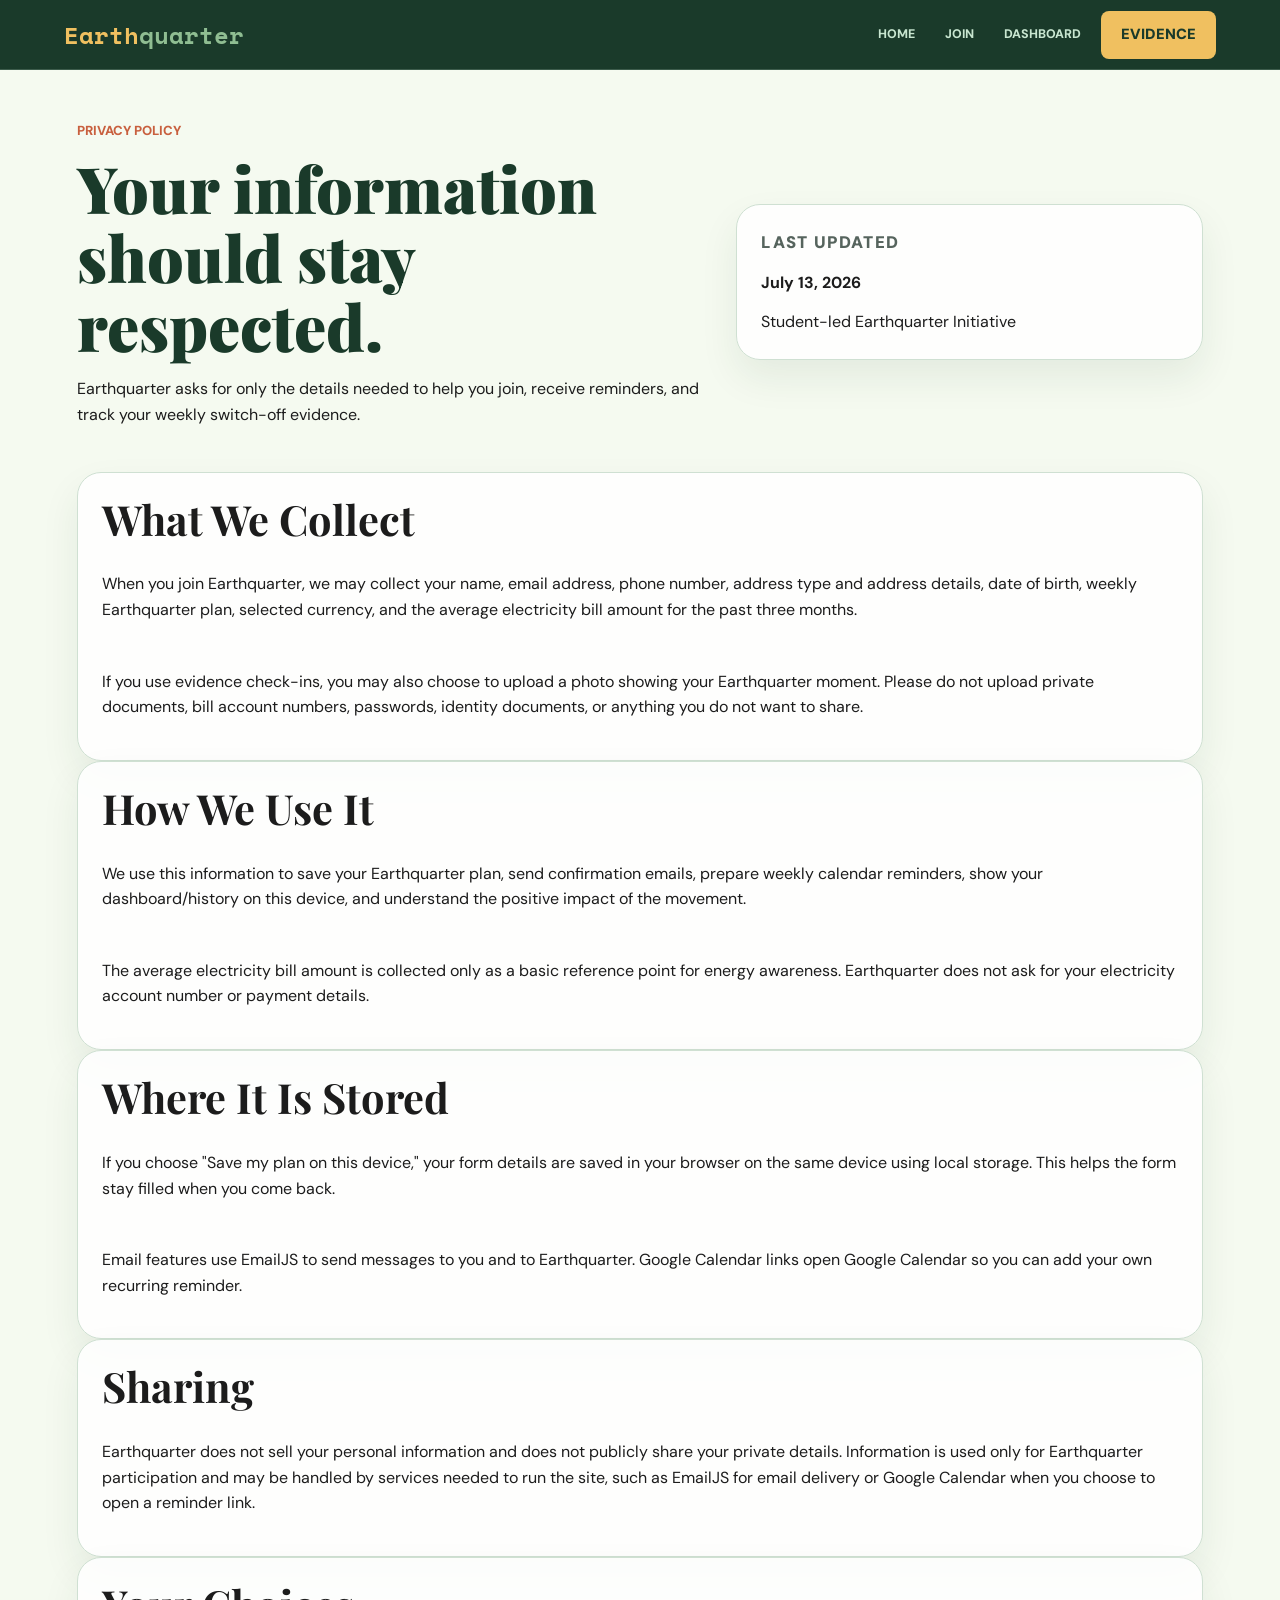
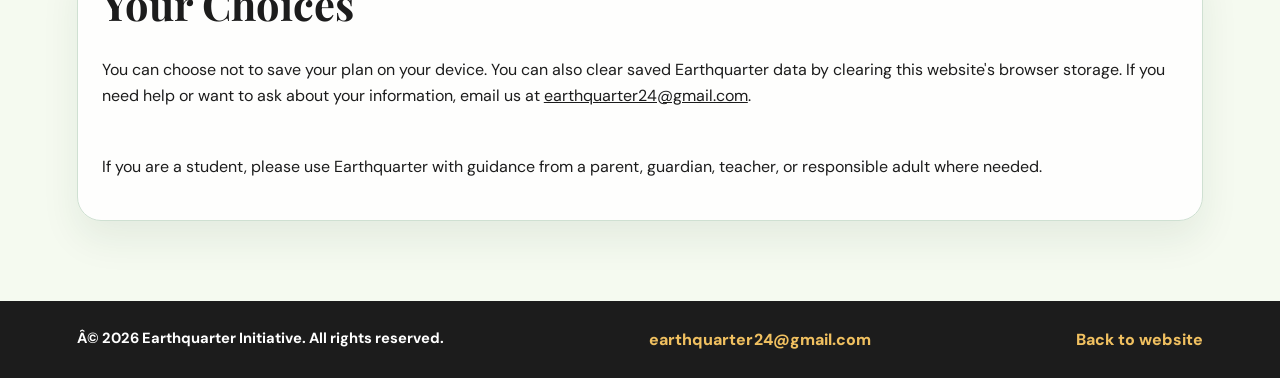
<file: privacy.html>
<!DOCTYPE html>
<html lang="en">
<head>
  <!-- Google tag (gtag.js) -->
  <script async src="https://www.googletagmanager.com/gtag/js?id=G-QNK27NETE5"></script>
  <script>
    window.dataLayer = window.dataLayer || [];
    function gtag(){dataLayer.push(arguments);}
    gtag('js', new Date());
    gtag('config', 'G-QNK27NETE5');
  </script>
  <meta charset="UTF-8">
  <meta name="viewport" content="width=device-width, initial-scale=1.0">
  <title>Privacy Policy | Earthquarter</title>
  <meta name="description" content="Read how Earthquarter collects, stores, and uses participant information.">
  <link rel="preconnect" href="https://fonts.googleapis.com">
  <link rel="preconnect" href="https://fonts.gstatic.com" crossorigin>
  <link href="https://fonts.googleapis.com/css2?family=DM+Sans:wght@300;400;500;700;800;900&family=Playfair+Display:ital,wght@0,700;0,900;1,700&family=Space+Mono:wght@700&display=swap" rel="stylesheet">
  <link rel="stylesheet" href="styles.css">

  <!-- Inline CSS fallback so hosted pages still render if styles.css is not loaded. -->
  <style id="earthquarter-inline-css">
:root {
  --ink: #1c1c1c;
  --muted: #56645d;
  --paper: #f5faf0;
  --white: #ffffff;
  --leaf: #4a8c5c;
  --leaf-dark: #1a3a2a;
  --moss: #2d5a3d;
  --aqua: #2a7a7a;
  --sun: #f0c060;
  --amber: #d4821a;
  --coral: #c85f3e;
  --mist: #c8e6d0;
  --line: #cfe0d2;
  --shadow: 0 18px 42px rgba(26, 58, 42, 0.15);
}

* {
  box-sizing: border-box;
}

html {
  scroll-behavior: smooth;
}

body {
  margin: 0;
  color: var(--ink);
  background: var(--paper);
  font-family: "DM Sans", Arial, Helvetica, sans-serif;
  line-height: 1.6;
}

img {
  display: block;
  max-width: 100%;
}

a {
  color: inherit;
}

button,
input {
  font: inherit;
}

.site-header {
  position: fixed;
  top: 0;
  left: 0;
  right: 0;
  z-index: 20;
  display: flex;
  align-items: center;
  justify-content: space-between;
  gap: 24px;
  min-height: 70px;
  padding: 0 5%;
  color: var(--white);
  background: #1a3a2a;
  border-bottom: 1px solid rgba(200, 230, 208, 0.2);
}

.brand {
  display: inline-flex;
  align-items: center;
  gap: 0;
  color: var(--sun);
  font-family: "Space Mono", monospace;
  font-size: 1.5rem;
  font-weight: 800;
  letter-spacing: 0;
  line-height: 1;
  text-decoration: none;
}

.brand-earth {
  color: var(--sun);
}

.brand-quarter {
  color: #8fbd92;
}

.site-nav {
  display: flex;
  align-items: center;
  gap: 10px;
  font-size: 0.78rem;
  font-weight: 800;
  letter-spacing: 0;
  text-transform: uppercase;
}

.site-nav a {
  min-height: 38px;
  display: inline-flex;
  align-items: center;
  padding: 8px 10px;
  color: var(--mist);
  border-radius: 8px;
  text-decoration: none;
  white-space: nowrap;
}

.site-nav a:hover {
  color: var(--sun);
  background: rgba(200, 230, 208, 0.09);
  text-decoration: none;
}

.site-nav .nav-highlight,
.site-nav a:last-child {
  min-height: 48px;
  padding: 12px 20px;
  color: var(--leaf-dark);
  background: var(--sun);
  font-size: 0.92rem;
  font-weight: 900;
}

.site-nav .nav-highlight:hover,
.site-nav a:last-child:hover {
  color: var(--leaf-dark);
  background: #ffd579;
}

.hero {
  position: relative;
  min-height: 100vh;
  display: grid;
  align-items: center;
  justify-items: center;
  overflow: hidden;
  padding: 150px 6% 58px;
  color: var(--white);
  text-align: center;
  background: #1a3a2a;
}

.hero-bg-circles {
  position: absolute;
  inset: 0;
  overflow: hidden;
  pointer-events: none;
}

.hero-bg-circles::before,
.hero-bg-circles::after {
  content: "";
  position: absolute;
  top: 55%;
  left: 50%;
  border: 1px solid rgba(143, 189, 146, 0.13);
  border-radius: 50%;
  transform: translate(-50%, -50%);
  animation: heroRing 6s ease-in-out infinite;
}

.hero-bg-circles::before {
  width: min(900px, 118vw);
  height: min(900px, 118vw);
}

.hero-bg-circles::after {
  width: min(1120px, 145vw);
  height: min(1120px, 145vw);
  opacity: 0.65;
  animation-delay: 1.5s;
}

.hero-content {
  position: relative;
  z-index: 1;
  width: min(760px, 100%);
  margin: 0 auto;
}

.eyebrow {
  margin: 0 0 12px;
  color: var(--coral);
  font-size: 0.82rem;
  font-weight: 800;
  letter-spacing: 0;
  text-transform: uppercase;
}

.hero .eyebrow {
  color: var(--sun);
  margin-bottom: 38px;
  font-family: "Space Mono", monospace;
  font-size: 1rem;
}

h1,
h2,
h3,
p {
  overflow-wrap: anywhere;
}

h1,
h2,
h3 {
  margin: 0;
  line-height: 1.08;
}

h1 {
  max-width: 760px;
  margin: 0 auto;
  font-family: "Playfair Display", Georgia, serif;
  font-size: 5.1rem;
  font-weight: 900;
  color: #f2f4ee;
}

h2 {
  font-family: "Playfair Display", Georgia, serif;
  font-size: 2.6rem;
  font-weight: 700;
}

h3 {
  font-size: 1.18rem;
}

h1 em,
h2 em {
  color: var(--sun);
  font-style: italic;
}

.hero-sub {
  margin: 10px 0 48px;
  color: #8fbd92;
  font-family: "Playfair Display", Georgia, serif;
  font-size: 1.75rem;
  font-style: italic;
  font-weight: 700;
}

.hero-copy {
  max-width: 710px;
  margin: 0 auto;
  font-size: 1.55rem;
  color: #d5ded6;
  font-weight: 300;
  line-height: 1.8;
}

.countdown-action {
  display: grid;
  grid-template-columns: minmax(0, 0.8fr) minmax(320px, 0.75fr);
  gap: 32px;
  align-items: center;
  padding: 72px 6%;
  color: var(--white);
  background: var(--moss);
}

.timer-intro {
  max-width: 520px;
}

.timer-intro .eyebrow {
  color: var(--sun);
}

.timer-intro h2 {
  color: var(--paper);
}

.timer-panel {
  width: min(560px, 100%);
  padding: 22px;
  border: 1px solid rgba(200, 230, 208, 0.32);
  border-radius: 8px;
  background: rgba(26, 58, 42, 0.54);
  box-shadow: var(--shadow);
  backdrop-filter: blur(10px);
}

.timer-display {
  min-height: 92px;
  color: var(--white);
  font-size: 4rem;
  font-weight: 900;
  line-height: 1;
  font-variant-numeric: tabular-nums;
}

.timer-actions {
  display: flex;
  flex-wrap: wrap;
  gap: 12px;
  margin-top: 16px;
}

.primary-button,
.secondary-button,
.ghost-button,
.primary-link {
  display: inline-flex;
  min-height: 48px;
  align-items: center;
  justify-content: center;
  border-radius: 8px;
  border: 0;
  cursor: pointer;
  font-weight: 800;
  text-decoration: none;
  transition: background 180ms ease, color 180ms ease, transform 180ms ease;
}

.primary-button,
.primary-link {
  color: var(--ink);
  background: var(--sun);
  padding: 12px 20px;
}

.primary-button:hover,
.primary-link:hover {
  background: #ffd85d;
  transform: translateY(-2px);
}

.primary-button:disabled {
  opacity: 0.72;
  cursor: wait;
  transform: none;
}

.secondary-button {
  color: var(--white);
  background: var(--leaf);
  padding: 12px 18px;
}

.secondary-button:hover {
  background: var(--leaf-dark);
  transform: translateY(-2px);
}

.ghost-button {
  color: var(--white);
  background: transparent;
  border: 1px solid rgba(255, 255, 255, 0.55);
  padding: 11px 19px;
}

.ghost-button:hover {
  background: rgba(255, 255, 255, 0.16);
  transform: translateY(-2px);
}

.timer-note {
  margin: 16px 0 0;
  color: rgba(255, 255, 255, 0.84);
  font-size: 0.94rem;
}

.mini-circuit {
  display: grid;
  grid-template-columns: 1fr 1fr 1fr auto;
  gap: 8px;
  align-items: center;
  margin-top: 18px;
}

.mini-circuit span {
  position: relative;
  height: 8px;
  overflow: hidden;
  border-radius: 8px;
  background: rgba(255, 255, 255, 0.2);
}

.mini-circuit span::after {
  content: "";
  position: absolute;
  inset: 0;
  background: var(--sun);
  transform: translateX(-110%);
  animation: circuitFlow 2.2s ease-in-out infinite;
}

.mini-circuit span:nth-child(2)::after {
  animation-delay: 0.25s;
}

.mini-circuit span:nth-child(3)::after {
  animation-delay: 0.5s;
}

.mini-circuit strong {
  color: rgba(255, 255, 255, 0.88);
  font-size: 0.78rem;
  white-space: nowrap;
}

.intro-section,
.founder-section,
.impact-section,
.checklist-section,
.school-section,
.calculator-section,
.faq-section,
.join-section {
  padding: 86px 6%;
}

.intro-section {
  display: grid;
  grid-template-columns: minmax(0, 1.2fr) minmax(280px, 0.8fr);
  gap: 38px;
  align-items: center;
  background: var(--white);
}

.section-copy,
.section-heading,
.school-copy {
  max-width: 690px;
}

.section-copy p,
.school-copy p,
.section-heading p {
  color: var(--muted);
  font-size: 1.05rem;
}

.pledge-strip {
  display: grid;
  gap: 14px;
  padding: 24px;
  color: var(--leaf-dark);
  background: #f7fbf4;
  border: 1px solid var(--line);
  border-radius: 18px;
  box-shadow: 0 14px 30px rgba(26, 58, 42, 0.08);
}

.pledge-strip h2 {
  color: var(--leaf-dark);
  font-size: clamp(2rem, 3.8vw, 3.4rem);
  line-height: 0.98;
}

.pledge-strip span {
  color: var(--leaf-dark);
  font-size: 1rem;
  font-weight: 900;
  line-height: 1;
  font-variant-numeric: tabular-nums;
}

.pledge-strip p {
  margin: 0;
  color: #304236;
  font-size: 1.02rem;
  line-height: 1.75;
}

.pledge-strip .save-option {
  margin-top: 6px;
  background: #eef6f0;
}

.image-band {
  position: relative;
  min-height: 540px;
  display: grid;
  align-items: end;
  overflow: hidden;
  color: var(--white);
}

.image-band img {
  position: absolute;
  inset: 0;
  width: 100%;
  height: 100%;
  object-fit: cover;
}

.image-band::after {
  content: "";
  position: absolute;
  inset: 0;
  background: linear-gradient(0deg, rgba(15, 35, 27, 0.83), rgba(15, 35, 27, 0.15));
}

.image-band-copy {
  position: relative;
  z-index: 1;
  max-width: 720px;
  padding: 0 6% 72px;
}

.image-band-copy p {
  color: rgba(255, 255, 255, 0.88);
  font-size: 1.08rem;
}

.founder-section {
  display: grid;
  grid-template-columns: minmax(280px, 0.92fr) minmax(0, 1.08fr);
  gap: 40px;
  align-items: center;
  background:
    radial-gradient(circle at top right, rgba(240, 192, 96, 0.18), transparent 30%),
    linear-gradient(135deg, #f7fbf5, #eef6f0);
}

.founder-photo-panel {
  position: relative;
  padding: 14px;
  background: linear-gradient(135deg, rgba(45, 90, 61, 0.12), rgba(240, 192, 96, 0.28));
  border-radius: 18px;
  box-shadow: 0 20px 44px rgba(26, 58, 42, 0.14);
}

.founder-photo-panel::after {
  content: "";
  position: absolute;
  inset: auto 18px -18px 18px;
  height: 28px;
  background: rgba(26, 58, 42, 0.08);
  filter: blur(18px);
  border-radius: 999px;
}

.founder-photo-panel img {
  position: relative;
  z-index: 1;
  width: 100%;
  height: 100%;
  max-height: 620px;
  object-fit: cover;
  border-radius: 12px;
}

.founder-story {
  max-width: 700px;
}

.founder-question {
  margin: 12px 0 18px;
  color: var(--leaf-dark);
  font-family: "Playfair Display", Georgia, serif;
  font-size: 1.35rem;
  font-style: italic;
  font-weight: 700;
}

.founder-story p {
  color: var(--muted);
  font-size: 1.05rem;
}

.founder-note {
  display: grid;
  gap: 8px;
  margin-top: 26px;
  padding: 20px 22px;
  background: rgba(255, 255, 255, 0.84);
  border-left: 5px solid var(--amber);
  border-radius: 8px;
  box-shadow: 0 12px 28px rgba(26, 58, 42, 0.08);
}

.founder-note strong {
  color: var(--leaf-dark);
  font-family: "Space Mono", monospace;
  font-size: 0.95rem;
  text-transform: uppercase;
}

.founder-note p {
  margin: 0;
  color: var(--leaf-dark);
  font-weight: 700;
}

.impact-section {
  background: var(--paper);
}

.section-heading {
  margin-bottom: 34px;
}

.impact-grid {
  display: grid;
  grid-template-columns: repeat(3, minmax(0, 1fr));
  gap: 22px;
}

.impact-card {
  overflow: hidden;
  background: var(--white);
  border: 1px solid var(--line);
  border-radius: 8px;
  box-shadow: 0 10px 24px rgba(23, 33, 29, 0.07);
}

.impact-card img {
  width: 100%;
  height: 220px;
  object-fit: cover;
}

.impact-card div {
  padding: 22px;
}

.impact-card p,
.steps p {
  color: var(--muted);
}

.checklist-section {
  display: grid;
  grid-template-columns: minmax(0, 0.95fr) minmax(280px, 1.05fr);
  gap: 36px;
  align-items: start;
  background: var(--white);
}

.checklist {
  display: grid;
  gap: 12px;
}

.checklist label {
  display: flex;
  min-height: 56px;
  align-items: center;
  gap: 12px;
  padding: 14px 16px;
  background: var(--paper);
  border: 1px solid var(--line);
  border-radius: 8px;
  font-weight: 700;
}

.checklist input {
  width: 20px;
  height: 20px;
  accent-color: var(--leaf);
  flex: 0 0 auto;
}

.checklist label.done {
  color: var(--leaf-dark);
  background: #e9f7ed;
  border-color: #b8dfc6;
}

.school-section {
  display: grid;
  grid-template-columns: minmax(0, 0.9fr) minmax(0, 1.1fr);
  gap: 38px;
  align-items: start;
  background: #eef6f7;
}

.steps {
  display: grid;
  gap: 14px;
}

.steps article {
  min-height: 150px;
  padding: 22px;
  background: var(--white);
  border-left: 6px solid var(--aqua);
  border-radius: 8px;
}

.steps span {
  display: inline-block;
  margin-bottom: 12px;
  color: var(--coral);
  font-weight: 900;
}

.calculator-section {
  background: var(--white);
}

.calculator-section .section-heading p {
  max-width: 720px;
}

.lights-layout {
  display: grid;
  grid-template-columns: minmax(0, 1.18fr) minmax(290px, 0.82fr);
  gap: 24px;
  align-items: stretch;
}

.light-calculator {
  display: grid;
  align-content: start;
  gap: 16px;
}

.calculator {
  display: grid;
  grid-template-columns: repeat(3, minmax(150px, 1fr)) auto;
  gap: 16px;
  align-items: end;
}

.calculator label {
  display: grid;
  gap: 8px;
  color: var(--muted);
  font-weight: 800;
}

.calculator input,
.calculator select {
  width: 100%;
  min-height: 50px;
  padding: 10px 12px;
  color: var(--ink);
  background: var(--paper);
  border: 1px solid var(--line);
  border-radius: 8px;
}

.result {
  max-width: 820px;
  margin: 0;
  color: var(--leaf-dark);
  font-size: 1.14rem;
  font-weight: 800;
}

.formula-note,
.source-note {
  margin: 0;
  color: var(--muted);
  font-size: 0.95rem;
}

.source-note {
  padding: 14px 16px;
  background: var(--paper);
  border: 1px solid var(--line);
  border-radius: 8px;
}

.source-note a {
  color: var(--leaf-dark);
  font-weight: 800;
}

.fact-grid {
  display: grid;
  grid-template-columns: repeat(3, minmax(0, 1fr));
  gap: 18px;
  margin-top: 24px;
}

.fact-card {
  min-height: 205px;
  padding: 24px;
  background: var(--paper);
  border: 1px solid var(--line);
  border-radius: 8px;
  transform: translateY(18px);
  opacity: 0;
  transition: transform 700ms ease, opacity 700ms ease, border-color 300ms ease;
}

.fact-card.is-visible {
  transform: translateY(0);
  opacity: 1;
}

.fact-card:hover {
  border-color: var(--aqua);
}

.fact-card span {
  display: block;
  margin-bottom: 14px;
  color: var(--leaf);
  font-size: 2rem;
  font-weight: 900;
  font-variant-numeric: tabular-nums;
}

.fact-card p {
  color: var(--muted);
}

.waste-year-panel {
  display: grid;
  grid-template-columns: minmax(0, 1.2fr) minmax(240px, 0.8fr);
  gap: 24px;
  align-items: center;
  margin-top: 24px;
  padding: 28px;
  color: var(--white);
  background:
    linear-gradient(135deg, rgba(45, 90, 61, 0.95), rgba(26, 58, 42, 1)),
    var(--leaf-dark);
  border: 1px solid rgba(200, 230, 208, 0.2);
  border-radius: 8px;
  overflow: hidden;
  position: relative;
}

.waste-year-panel::before,
.waste-year-panel::after {
  content: "";
  position: absolute;
  border: 1px solid rgba(200, 230, 208, 0.12);
  border-radius: 50%;
  pointer-events: none;
}

.waste-year-panel::before {
  width: 280px;
  height: 280px;
  right: -90px;
  top: -120px;
  animation: pulseRing 6s ease-in-out infinite;
}

.waste-year-panel::after {
  width: 180px;
  height: 180px;
  left: -70px;
  bottom: -90px;
  animation: pulseRing 7s ease-in-out infinite 1s;
}

.waste-year-panel > * {
  position: relative;
  z-index: 1;
}

.waste-year-panel h3 {
  font-family: "Playfair Display", Georgia, serif;
  font-size: 2rem;
}

.waste-year-panel p:not(.eyebrow) {
  color: var(--mist);
}

.waste-meter {
  min-height: 210px;
  display: grid;
  align-items: end;
  justify-items: center;
  gap: 14px;
  padding: 18px;
  background: rgba(26, 58, 42, 0.52);
  border: 1px solid rgba(200, 230, 208, 0.2);
  border-radius: 8px;
}

.waste-meter span {
  display: block;
  width: 84px;
  height: 150px;
  transform-origin: bottom;
  transform: scaleY(0.18);
  background: linear-gradient(0deg, var(--amber), var(--sun));
  border-radius: 8px 8px 0 0;
  box-shadow: 0 0 28px rgba(240, 192, 96, 0.3);
  transition: transform 600ms ease;
}

.waste-meter strong {
  color: var(--sun);
  font-family: "Space Mono", monospace;
}

.quick-facts {
  display: grid;
  grid-template-columns: repeat(3, minmax(0, 1fr));
  gap: 14px;
  margin-top: 18px;
}

.quick-facts p {
  margin: 0;
  min-height: 120px;
  padding: 18px;
  background: #eef6f7;
  border-left: 5px solid var(--aqua);
  border-radius: 8px;
}

.faq-section {
  background: var(--paper);
}

.faq-list {
  display: grid;
  gap: 12px;
  max-width: 920px;
}

.faq-item {
  background: var(--white);
  border: 1px solid var(--line);
  border-radius: 8px;
  overflow: hidden;
  transform: translateY(12px);
  opacity: 0;
  transition: transform 650ms ease, opacity 650ms ease;
}

.faq-item.is-visible {
  transform: translateY(0);
  opacity: 1;
}

.faq-question {
  display: flex;
  width: 100%;
  min-height: 64px;
  align-items: center;
  justify-content: space-between;
  gap: 16px;
  padding: 18px 20px;
  color: var(--ink);
  background: transparent;
  border: 0;
  cursor: pointer;
  font-weight: 900;
  text-align: left;
}

.faq-question span {
  display: inline-grid;
  width: 30px;
  height: 30px;
  flex: 0 0 auto;
  place-items: center;
  color: var(--white);
  background: var(--leaf);
  border-radius: 8px;
  transition: transform 250ms ease, background 250ms ease;
}

.faq-answer {
  display: grid;
  grid-template-rows: 0fr;
  transition: grid-template-rows 280ms ease;
}

.faq-answer p {
  min-height: 0;
  overflow: hidden;
  margin: 0;
  padding: 0 20px;
  color: var(--muted);
}

.faq-item.open .faq-answer {
  grid-template-rows: 1fr;
}

.faq-item.open .faq-answer p {
  padding-bottom: 20px;
}

.faq-item.open .faq-question span {
  background: var(--coral);
  transform: rotate(45deg);
}

.join-section {
  display: grid;
  grid-template-columns: minmax(280px, 0.95fr) minmax(0, 1.05fr);
  gap: 38px;
  align-items: center;
  background: var(--leaf-dark);
  color: var(--white);
}

.join-section img {
  width: 100%;
  height: 440px;
  object-fit: cover;
  border-radius: 8px;
}

.join-copy p {
  color: rgba(255, 255, 255, 0.86);
  font-size: 1.08rem;
}

.join-page {
  background: var(--paper);
}

.join-hero {
  position: relative;
  min-height: 64vh;
  display: grid;
  place-items: center;
  overflow: hidden;
  padding: 130px 6% 70px;
  color: var(--white);
  text-align: center;
  background: var(--leaf-dark);
}

.join-hero-copy {
  position: relative;
  z-index: 1;
  max-width: 760px;
}

.join-hero h1 {
  color: #f2f4ee;
}

.join-hero p:not(.eyebrow) {
  max-width: 660px;
  margin: 22px auto 0;
  color: var(--mist);
  font-size: 1.2rem;
}

.join-form-section {
  display: grid;
  grid-template-columns: minmax(260px, 0.78fr) minmax(320px, 1.22fr);
  gap: 32px;
  align-items: start;
  padding: 76px 6%;
  background: var(--paper);
}

.join-form-copy {
  position: sticky;
  top: 96px;
}

.join-form-copy p:not(.eyebrow) {
  color: var(--muted);
}

.join-form {
  display: grid;
  gap: 18px;
  padding: 28px;
  background: var(--white);
  border: 1px solid var(--line);
  border-radius: 8px;
  box-shadow: 0 16px 38px rgba(26, 58, 42, 0.09);
}

.form-grid {
  display: grid;
  grid-template-columns: repeat(2, minmax(0, 1fr));
  gap: 16px;
}

.form-field {
  display: grid;
  gap: 8px;
}

.form-field label {
  color: var(--leaf-dark);
  font-weight: 900;
}

.form-field input,
.form-field select,
.form-field textarea {
  width: 100%;
  min-height: 50px;
  padding: 12px 13px;
  color: var(--ink);
  background: #fbfdf8;
  border: 1px solid var(--line);
  border-radius: 8px;
  outline: none;
}

.form-field textarea {
  resize: vertical;
  line-height: 1.55;
}

.form-field input:focus,
.form-field select:focus,
.form-field textarea:focus {
  border-color: var(--leaf);
  box-shadow: 0 0 0 3px rgba(74, 140, 92, 0.18);
}

.form-field input.invalid,
.form-field textarea.invalid {
  border-color: var(--coral);
  box-shadow: 0 0 0 3px rgba(200, 95, 62, 0.12);
}

.phone-row {
  display: grid;
  grid-template-columns: auto 1fr;
  align-items: center;
  background: #fbfdf8;
  border: 1px solid var(--line);
  border-radius: 8px;
}

.phone-row span {
  padding: 0 13px;
  color: var(--leaf-dark);
  font-family: "Space Mono", monospace;
  font-size: 0.9rem;
}

.phone-row input {
  border: 0;
  background: transparent;
}

.phone-row.invalid {
  border-color: var(--coral);
  box-shadow: 0 0 0 3px rgba(200, 95, 62, 0.12);
}

.field-error {
  min-height: 20px;
  margin: 0;
  color: var(--coral);
  font-size: 0.88rem;
  font-weight: 800;
}

.form-note {
  margin: 0;
  color: var(--muted);
  font-size: 0.92rem;
}

.save-option {
  display: flex;
  align-items: center;
  gap: 12px;
  min-height: 48px;
  padding: 12px 14px;
  background: var(--paper);
  border: 1px solid var(--line);
  border-radius: 8px;
  color: var(--leaf-dark);
  font-weight: 900;
}

.save-option input {
  width: 18px;
  height: 18px;
  accent-color: var(--leaf);
  flex: 0 0 auto;
}

.join-success {
  grid-column: 2;
  display: grid;
  gap: 12px;
  padding: 20px 24px 24px;
  color: var(--white);
  background: var(--leaf-dark);
  border-radius: 8px;
}

.join-success[hidden] {
  display: none;
}

.join-success h2 {
  color: var(--paper);
  font-size: 2rem;
}

.join-success p {
  margin: 0;
  color: var(--mist);
}

.integration-actions {
  display: flex;
  flex-wrap: wrap;
  gap: 12px;
}

.secondary-link {
  display: inline-flex;
  min-height: 48px;
  align-items: center;
  justify-content: center;
  padding: 12px 18px;
  color: var(--white);
  background: transparent;
  border: 1px solid rgba(200, 230, 208, 0.42);
  border-radius: 8px;
  font-weight: 900;
  text-decoration: none;
  transition: background 180ms ease, transform 180ms ease;
}

.secondary-link:hover {
  background: rgba(200, 230, 208, 0.12);
  transform: translateY(-2px);
}

.site-footer {
  display: flex;
  flex-wrap: wrap;
  justify-content: space-between;
  gap: 18px;
  padding: 26px 6%;
  color: var(--white);
  background: var(--ink);
}

.site-footer p {
  margin: 0;
  font-size: 0.92rem;
  font-weight: 700;
}

.site-footer a {
  color: var(--sun);
  font-weight: 800;
  text-decoration: none;
}

@keyframes pulseRing {
  0%,
  100% {
    transform: scale(1);
    opacity: 0.65;
  }

  50% {
    transform: scale(1.06);
    opacity: 1;
  }
}

@keyframes heroRing {
  0%,
  100% {
    transform: translate(-50%, -50%) scale(1);
    opacity: 0.58;
  }

  50% {
    transform: translate(-50%, -50%) scale(1.04);
    opacity: 1;
  }
}

@keyframes circuitFlow {
  0% {
    transform: translateX(-110%);
  }

  50% {
    transform: translateX(0);
  }

  100% {
    transform: translateX(110%);
  }
}

@media (max-width: 900px) {
  .site-header {
    position: fixed;
    display: flex;
    align-items: center;
    justify-content: space-between;
    gap: 12px;
    padding: 0 5%;
  }

  .site-nav {
    flex: 1;
    justify-content: flex-end;
    gap: 6px;
    overflow-x: auto;
    scrollbar-width: thin;
  }


  .site-nav a {
    padding: 7px 8px;
    font-size: 0.72rem;
  }

  .site-nav .nav-highlight,
  .site-nav a:last-child {
    min-height: 42px;
    padding: 9px 14px;
    font-size: 0.8rem;
  }

  .hero {
    min-height: 100vh;
    padding-top: 128px;
  }

  h1 {
    font-size: 4rem;
  }

  h2 {
    font-size: 2.1rem;
  }

  .intro-section,
  .founder-section,
  .countdown-action,
  .join-form-section,
  .checklist-section,
  .school-section,
  .join-section {
    grid-template-columns: 1fr;
  }

  .join-form-copy {
    position: static;
  }

  .join-success {
    grid-column: auto;
  }

  .impact-grid,
  .calculator,
  .lights-layout,
  .fact-grid,
  .waste-year-panel,
  .quick-facts {
    grid-template-columns: 1fr;
  }
}

@media (max-width: 560px) {
  .site-header {
    min-height: 70px;
    padding: 0 5%;
  }

  .brand {
    font-size: 1.2rem;
  }

  .site-header {
    align-items: flex-start;
    flex-direction: column;
    justify-content: center;
    gap: 8px;
    min-height: 104px;
    padding-top: 10px;
    padding-bottom: 10px;
  }

  .site-nav {
    width: 100%;
    justify-content: flex-start;
  }




  .site-nav a {
    min-height: 34px;
  }

  .site-nav .nav-highlight,
  .site-nav a:last-child {
    min-height: 42px;
    padding-left: 14px;
    padding-right: 14px;
  }

  .hero,
  .countdown-action,
  .join-hero,
  .join-form-section,
  .intro-section,
  .founder-section,
  .impact-section,
  .checklist-section,
  .school-section,
  .calculator-section,
  .join-section {
    padding-left: 5%;
    padding-right: 5%;
  }


  .hero {
    min-height: 100vh;
    padding-top: 146px;
    padding-bottom: 50px;
  }

  h1 {
    font-size: 3rem;
  }

  h2 {
    font-size: 1.85rem;
  }

  .hero-copy {
    font-size: 1.22rem;
  }

  .hero-sub {
    margin-bottom: 34px;
    font-size: 1.25rem;
  }

  .timer-panel {
    padding: 18px;
  }

  .timer-display {
    min-height: 76px;
    font-size: 3.1rem;
  }

  .timer-actions,
  .primary-button,
  .secondary-button,
  .ghost-button,
  .primary-link {
    width: 100%;
  }

  .intro-section,
  .countdown-action,
  .join-form-section,
  .founder-section,
  .impact-section,
  .checklist-section,
  .school-section,
  .calculator-section,
  .faq-section,
  .join-section {
    padding-top: 58px;
    padding-bottom: 58px;
  }

  .mini-circuit {
    grid-template-columns: 1fr;
  }

  .form-grid {
    grid-template-columns: 1fr;
  }

  .join-form {
    padding: 20px;
  }





  .mini-circuit strong {
    white-space: normal;
  }

  .image-band {
    min-height: 470px;
  }


  .image-band-copy {
    padding-left: 5%;
    padding-right: 5%;
    padding-bottom: 48px;
  }

  .impact-card img,
  .join-section img {
    height: 250px;
  }

  .founder-photo-panel img {
    max-height: 460px;
  }


  .site-footer {
    flex-direction: column;
  }
}

.email-status {
  min-height: 24px;
  margin: 2px 0 0;
  font-size: 0.92rem;
  font-weight: 800;
}

.email-status.is-pending {
  color: var(--amber);
}

.email-status.is-success {
  color: var(--leaf);
}

.email-status.is-error {
  color: var(--coral);
}

.dashboard-page,
.evidence-page,
.history-page {
  background:
    radial-gradient(circle at top left, rgba(240, 192, 96, 0.12), transparent 28%),
    radial-gradient(circle at bottom right, rgba(74, 140, 92, 0.12), transparent 24%),
    var(--paper);
}

.privacy-gate-open {
  overflow: hidden;
}

.privacy-gate {
  position: fixed;
  inset: 0;
  z-index: 9999;
  display: grid;
  place-items: center;
  padding: 22px;
  background: rgba(12, 31, 22, 0.74);
  backdrop-filter: blur(8px);
}

.privacy-gate[hidden] {
  display: none;
}

.privacy-gate-card {
  width: min(560px, 94vw);
  max-height: min(680px, 90vh);
  display: grid;
  gap: 16px;
  padding: 24px;
  background: var(--paper);
  border: 1px solid rgba(240, 192, 96, 0.45);
  border-radius: 24px;
  box-shadow: 0 30px 90px rgba(0, 0, 0, 0.34);
}

.privacy-gate-top {
  display: flex;
  justify-content: space-between;
  gap: 14px;
  align-items: start;
}

.privacy-gate h2 {
  margin-top: -4px;
  color: var(--leaf-dark);
  font-size: clamp(1.72rem, 3.2vw, 2.45rem);
  line-height: 0.98;
}

.privacy-gate-close {
  width: 42px;
  height: 42px;
  border: 1px solid rgba(45, 90, 61, 0.18);
  border-radius: 999px;
  background: #ffffff;
  color: var(--leaf-dark);
  font-size: 1.4rem;
  font-weight: 900;
  cursor: pointer;
}

.privacy-gate-copy {
  max-height: 260px;
  overflow-y: auto;
  padding: 18px;
  background: #ffffff;
  border: 1px solid var(--line);
  border-radius: 18px;
  color: var(--muted);
  line-height: 1.7;
}

.privacy-gate-copy h3 {
  margin-top: 16px;
  color: var(--leaf-dark);
  font-size: 1.15rem;
}

.privacy-gate-copy h3:first-child {
  margin-top: 0;
}

.privacy-gate-copy ul {
  margin: 10px 0 0;
  padding-left: 20px;
}

.privacy-gate-copy li {
  margin-bottom: 8px;
}

.privacy-gate-actions {
  display: grid;
  gap: 10px;
}

.privacy-gate-check {
  display: flex;
  gap: 12px;
  align-items: flex-start;
  color: var(--leaf-dark);
  font-weight: 800;
  line-height: 1.5;
}

.privacy-gate-check input {
  width: 20px;
  height: 20px;
  margin-top: 3px;
  accent-color: var(--moss);
}

.privacy-gate-message {
  min-height: 1.1em;
  margin: 0;
  color: var(--coral);
  font-size: 0.92rem;
  font-weight: 800;
  line-height: 1.35;
}

.privacy-gate-agree:disabled,
.privacy-gate-check input:disabled {
  cursor: not-allowed;
  opacity: 0.55;
}

.dashboard-shell,
.page-shell {
  padding: 120px 6% 80px;
}

.dashboard-hero,
.panel-hero {
  display: grid;
  grid-template-columns: minmax(0, 1.15fr) minmax(280px, 0.85fr);
  gap: 28px;
  align-items: center;
  margin-bottom: 28px;
}

.dashboard-copy h1,
.panel-copy h1,
.panel-hero h1 {
  color: var(--leaf-dark);
  font-size: clamp(2.8rem, 5vw, 4.8rem);
}

.history-page .panel-copy h1,
.evidence-page .panel-copy h1 {
  color: var(--leaf-dark);
}

.history-page .panel-copy p,
.evidence-page .panel-copy p {
  color: var(--muted);
}

.dashboard-copy p,
.panel-copy p,
.panel-status p {
  color: var(--muted);
  font-size: 1.05rem;
}

.dashboard-art {
  position: relative;
  padding: 14px;
  border-radius: 24px;
  background: linear-gradient(135deg, rgba(45, 90, 61, 0.16), rgba(240, 192, 96, 0.22));
  box-shadow: 0 22px 44px rgba(26, 58, 42, 0.12);
}

.dashboard-art img {
  width: 100%;
  min-height: 300px;
  border-radius: 18px;
  object-fit: cover;
}

.dashboard-actions {
  display: flex;
  flex-wrap: wrap;
  gap: 12px;
  margin-top: 24px;
}

.dashboard-actions .primary-link,
.dashboard-actions .secondary-link {
  border-radius: 14px;
  box-shadow: 0 12px 28px rgba(26, 58, 42, 0.12);
}

.dashboard-actions .secondary-link {
  color: var(--leaf-dark);
  background: rgba(255, 255, 255, 0.9);
  border: 1px solid rgba(45, 90, 61, 0.18);
}

.dashboard-actions .secondary-link:hover {
  background: #ffffff;
}

.dashboard-grid {
  display: grid;
  grid-template-columns: repeat(2, minmax(0, 1fr));
  gap: 22px;
}

.dash-card,
.form-card,
.panel-status {
  display: grid;
  gap: 14px;
  padding: 24px;
  background: rgba(255, 255, 255, 0.88);
  border: 1px solid var(--line);
  border-radius: 24px;
  box-shadow: 0 18px 38px rgba(26, 58, 42, 0.08);
}


.dash-card h2,
.panel-status h2 {
  font-size: 2rem;
}

.card-label {
  margin: 0;
  color: var(--coral);
  font-size: 0.78rem;
  font-weight: 900;
  letter-spacing: 0.08em;
  text-transform: uppercase;
}

.mini-stats {
  display: grid;
  grid-template-columns: repeat(2, minmax(0, 1fr));
  gap: 12px;
}

.mini-stats div {
  padding: 16px;
  background: var(--paper);
  border: 1px solid var(--line);
  border-radius: 18px;
}

.mini-stats strong {
  display: block;
  color: var(--leaf-dark);
  font-family: "Playfair Display", Georgia, serif;
  font-size: 2rem;
}

.mini-stats span {
  color: var(--muted);
  font-size: 0.9rem;
  font-weight: 800;
}

.status-chip {
  display: inline-flex;
  width: fit-content;
  min-height: 36px;
  align-items: center;
  justify-content: center;
  padding: 0 14px;
  border-radius: 999px;
  background: #fff5da;
  color: var(--amber);
  font-weight: 900;
}

.status-chip.is-success {
  background: #e8f6ea;
  color: var(--leaf-dark);
}

.status-chip.is-pending {
  background: #fff5da;
  color: var(--amber);
}

.evidence-preview,
.evidence-preview-area {
  min-height: 220px;
  display: grid;
  place-items: center;
  background: var(--paper);
  border: 1px dashed var(--line);
  border-radius: 18px;
  overflow: hidden;
  color: var(--muted);
  text-align: center;
}

.evidence-preview img,
.evidence-preview-area img {
  width: 100%;
  height: 100%;
  object-fit: cover;
}

.history-preview {
  display: grid;
  gap: 12px;
}


.dash-certificate {
  grid-column: 1 / -1;
}

.certificate-panel {
  display: grid;
  gap: 8px;
  padding: 22px;
  background: linear-gradient(135deg, #f7fbf4, #fff5da);
  border: 1px solid var(--line);
  border-radius: 20px;
}

.certificate-panel h3 {
  color: var(--leaf-dark);
  font-size: clamp(1.7rem, 3vw, 2.5rem);
}

.certificate-panel small {
  color: var(--muted);
  font-weight: 800;
}

.certificate-panel.is-bronze {
  border-color: #c8844a;
  background: linear-gradient(135deg, #fff1df, #f7fbf4);
}

.certificate-panel.is-silver {
  border-color: #aeb7bd;
  background: linear-gradient(135deg, #f2f6f7, #ffffff);
}

.certificate-panel.is-gold {
  border-color: var(--sun);
  background: linear-gradient(135deg, #fff6cc, #ffffff);
}

.certificate-print {
  width: fit-content;
}

.dash-upload {
  grid-column: 1 / -1;
}

.dashboard-evidence-form {
  display: grid;
  gap: 18px;
  scroll-margin-top: 110px;
}

.check-note {
  display: flex;
  gap: 10px;
  align-items: flex-start;
  padding: 14px 16px;
  background: #f7fbf4;
  border: 1px solid var(--line);
  border-radius: 16px;
  color: var(--leaf-dark);
  font-weight: 700;
  line-height: 1.55;
}

.check-note input {
  margin-top: 4px;
  accent-color: var(--leaf);
}

.dashboard-shell .dashboard-copy h1 {
  color: var(--leaf-dark);
  text-shadow: none;
}

.dashboard-shell .dashboard-copy h1 span {
  color: var(--coral);
  text-shadow: none;
}

.dashboard-shell .dashboard-copy #dashboardLead {
  color: var(--leaf-dark);
  opacity: 0.92;
}

.history-mini-card {
  display: grid;
  gap: 4px;
  padding: 14px 16px;
  background: var(--paper);
  border: 1px solid var(--line);
  border-radius: 18px;
}

.history-mini-card strong {
  color: var(--leaf-dark);
}

.history-mini-card span,
.history-mini-card small {
  color: var(--muted);
}

.evidence-form {
  display: grid;
  gap: 18px;
}

.history-list {
  display: grid;
  gap: 18px;
}

.history-card {
  display: grid;
  grid-template-columns: minmax(0, 1fr) minmax(220px, 320px);
  gap: 20px;
  padding: 24px;
  background: white;
  border: 1px solid var(--line);
  border-radius: 24px;
  box-shadow: 0 18px 38px rgba(26, 58, 42, 0.08);
}

.history-card-image {
  min-height: 190px;
  display: grid;
  place-items: center;
  overflow: hidden;
  background: var(--paper);
  border-radius: 18px;
  color: var(--muted);
}

.history-card-image img {
  width: 100%;
  height: 100%;
  object-fit: cover;
}

.empty-state {
  display: grid;
  gap: 10px;
  place-items: center;
  padding: 28px;
  text-align: center;
  color: var(--muted);
}

.empty-state h2 {
  color: var(--leaf-dark);
}

@media (max-width: 900px) {
  .dashboard-grid,
  .dashboard-hero,
  .panel-hero,
  .history-card {
    grid-template-columns: 1fr;
  }

  .dashboard-shell,
  .page-shell {
    padding-top: 108px;
  }

  .dashboard-art img {
    min-height: 240px;
  }
}

@media (max-width: 560px) {
  .dashboard-shell,
  .page-shell {
    padding-left: 5%;
    padding-right: 5%;
  }

  .dash-card,
  .form-card,
  .panel-status,
  .history-card {
    padding: 18px;
  }

  .dashboard-art img {
    min-height: 220px;
  }

  .history-card {
    gap: 14px;
  }
}


  </style>
    <link rel="icon" type="image/png" href="assets/earthquarter-favicon.png">
    <link rel="apple-touch-icon" href="assets/earthquarter-favicon.png">
    <link rel="icon" type="image/png" href="/favicon.png">
    <link rel="manifest" href="/site.webmanifest">
</head>
<body>
  <header class="site-header">
  <!-- Google tag (gtag.js) -->
  <script async src="https://www.googletagmanager.com/gtag/js?id=G-QNK27NETE5"></script>
  <script>
    window.dataLayer = window.dataLayer || [];
    function gtag(){dataLayer.push(arguments);}
    gtag('js', new Date());
    gtag('config', 'G-QNK27NETE5');
  </script>
    <a class="brand" href="index.html" aria-label="Earthquarter home">
      <span class="brand-earth">Earth</span><span class="brand-quarter">quarter</span>
    </a>
    <nav class="site-nav" aria-label="Privacy navigation">
      <a href="index.html">Home</a>
      <a href="join.html">Join</a>
      <a href="dashboard.html">Dashboard</a>
      <a class="nav-highlight" href="evidence.html">Evidence</a>
    </nav>
  </header>

  <main class="page-shell">
    <section class="panel-hero">
      <div>
        <p class="eyebrow">Privacy Policy</p>
        <h1>Your information should stay respected.</h1>
        <p>Earthquarter asks for only the details needed to help you join, receive reminders, and track your weekly switch-off evidence.</p>
      </div>
      <div class="panel-status">
        <p class="card-label">Last updated</p>
        <strong>July 13, 2026</strong>
        <span>Student-led Earthquarter Initiative</span>
      </div>
    </section>

    <section class="form-card">
      <h2>What We Collect</h2>
      <p>When you join Earthquarter, we may collect your name, email address, phone number, address type and address details, date of birth, weekly Earthquarter plan, selected currency, and the average electricity bill amount for the past three months.</p>
      <p>If you use evidence check-ins, you may also choose to upload a photo showing your Earthquarter moment. Please do not upload private documents, bill account numbers, passwords, identity documents, or anything you do not want to share.</p>
    </section>

    <section class="form-card">
      <h2>How We Use It</h2>
      <p>We use this information to save your Earthquarter plan, send confirmation emails, prepare weekly calendar reminders, show your dashboard/history on this device, and understand the positive impact of the movement.</p>
      <p>The average electricity bill amount is collected only as a basic reference point for energy awareness. Earthquarter does not ask for your electricity account number or payment details.</p>
    </section>

    <section class="form-card">
      <h2>Where It Is Stored</h2>
      <p>If you choose "Save my plan on this device," your form details are saved in your browser on the same device using local storage. This helps the form stay filled when you come back.</p>
      <p>Email features use EmailJS to send messages to you and to Earthquarter. Google Calendar links open Google Calendar so you can add your own recurring reminder.</p>
    </section>

    <section class="form-card">
      <h2>Sharing</h2>
      <p>Earthquarter does not sell your personal information and does not publicly share your private details. Information is used only for Earthquarter participation and may be handled by services needed to run the site, such as EmailJS for email delivery or Google Calendar when you choose to open a reminder link.</p>
    </section>

    <section class="form-card">
      <h2>Your Choices</h2>
      <p>You can choose not to save your plan on your device. You can also clear saved Earthquarter data by clearing this website's browser storage. If you need help or want to ask about your information, email us at <a href="mailto:earthquarter24@gmail.com">earthquarter24@gmail.com</a>.</p>
      <p>If you are a student, please use Earthquarter with guidance from a parent, guardian, teacher, or responsible adult where needed.</p>
    </section>
  </main>

  <footer class="site-footer">
    <p>Â© 2026 Earthquarter Initiative. All rights reserved.</p>
    <a href="mailto:earthquarter24@gmail.com">earthquarter24@gmail.com</a>
    <a href="index.html">Back to website</a>
  </footer>
  <script src="saved-user-nav.js"></script>
</body>
</html>
</file>
<file: styles.css>
:root {
  --ink: #1c1c1c;
  --muted: #56645d;
  --paper: #f5faf0;
  --white: #ffffff;
  --leaf: #4a8c5c;
  --leaf-dark: #1a3a2a;
  --moss: #2d5a3d;
  --aqua: #2a7a7a;
  --sun: #f0c060;
  --amber: #d4821a;
  --coral: #c85f3e;
  --mist: #c8e6d0;
  --line: #cfe0d2;
  --shadow: 0 18px 42px rgba(26, 58, 42, 0.15);
}

* {
  box-sizing: border-box;
}

html {
  scroll-behavior: smooth;
}

body {
  margin: 0;
  color: var(--ink);
  background: var(--paper);
  font-family: "DM Sans", Arial, Helvetica, sans-serif;
  line-height: 1.6;
}

img {
  display: block;
  max-width: 100%;
}

a {
  color: inherit;
}

button,
input {
  font: inherit;
}

.site-header {
  position: fixed;
  top: 0;
  left: 0;
  right: 0;
  z-index: 20;
  display: flex;
  align-items: center;
  justify-content: space-between;
  gap: 24px;
  min-height: 70px;
  padding: 0 5%;
  color: var(--white);
  background: #1a3a2a;
  border-bottom: 1px solid rgba(200, 230, 208, 0.2);
}

.brand {
  display: inline-flex;
  align-items: center;
  gap: 0;
  color: var(--sun);
  font-family: "Space Mono", monospace;
  font-size: 1.5rem;
  font-weight: 800;
  letter-spacing: 0;
  line-height: 1;
  text-decoration: none;
}

.brand-earth {
  color: var(--sun);
}

.brand-quarter {
  color: #8fbd92;
}

.site-nav {
  display: flex;
  align-items: center;
  gap: 10px;
  font-size: 0.78rem;
  font-weight: 800;
  letter-spacing: 0;
  text-transform: uppercase;
}

.site-nav a {
  min-height: 38px;
  display: inline-flex;
  align-items: center;
  padding: 8px 10px;
  color: var(--mist);
  border-radius: 8px;
  text-decoration: none;
  white-space: nowrap;
}

.site-nav a:hover {
  color: var(--sun);
  background: rgba(200, 230, 208, 0.09);
  text-decoration: none;
}

.site-nav .nav-highlight,
.site-nav a:last-child {
  min-height: 48px;
  padding: 12px 20px;
  color: var(--leaf-dark);
  background: var(--sun);
  font-size: 0.92rem;
  font-weight: 900;
}

.site-nav .nav-highlight:hover,
.site-nav a:last-child:hover {
  color: var(--leaf-dark);
  background: #ffd579;
}

.hero {
  position: relative;
  min-height: 100vh;
  display: grid;
  align-items: center;
  justify-items: center;
  overflow: hidden;
  padding: 150px 6% 58px;
  color: var(--white);
  text-align: center;
  background: #1a3a2a;
}

.hero-bg-circles {
  position: absolute;
  inset: 0;
  overflow: hidden;
  pointer-events: none;
}

.hero-bg-circles::before,
.hero-bg-circles::after {
  content: "";
  position: absolute;
  top: 55%;
  left: 50%;
  border: 1px solid rgba(143, 189, 146, 0.13);
  border-radius: 50%;
  transform: translate(-50%, -50%);
  animation: heroRing 6s ease-in-out infinite;
}

.hero-bg-circles::before {
  width: min(900px, 118vw);
  height: min(900px, 118vw);
}

.hero-bg-circles::after {
  width: min(1120px, 145vw);
  height: min(1120px, 145vw);
  opacity: 0.65;
  animation-delay: 1.5s;
}

.hero-content {
  position: relative;
  z-index: 1;
  width: min(760px, 100%);
  margin: 0 auto;
}

.eyebrow {
  margin: 0 0 12px;
  color: var(--coral);
  font-size: 0.82rem;
  font-weight: 800;
  letter-spacing: 0;
  text-transform: uppercase;
}

.hero .eyebrow {
  color: var(--sun);
  margin-bottom: 38px;
  font-family: "Space Mono", monospace;
  font-size: 1rem;
}

h1,
h2,
h3,
p {
  overflow-wrap: anywhere;
}

h1,
h2,
h3 {
  margin: 0;
  line-height: 1.08;
}

h1 {
  max-width: 760px;
  margin: 0 auto;
  font-family: "Playfair Display", Georgia, serif;
  font-size: 5.1rem;
  font-weight: 900;
  color: #f2f4ee;
}

h2 {
  font-family: "Playfair Display", Georgia, serif;
  font-size: 2.6rem;
  font-weight: 700;
}

h3 {
  font-size: 1.18rem;
}

h1 em,
h2 em {
  color: var(--sun);
  font-style: italic;
}

.hero-sub {
  margin: 10px 0 48px;
  color: #8fbd92;
  font-family: "Playfair Display", Georgia, serif;
  font-size: 1.75rem;
  font-style: italic;
  font-weight: 700;
}

.hero-copy {
  max-width: 710px;
  margin: 0 auto;
  font-size: 1.55rem;
  color: #d5ded6;
  font-weight: 300;
  line-height: 1.8;
}

.countdown-action {
  display: grid;
  grid-template-columns: minmax(0, 0.8fr) minmax(320px, 0.75fr);
  gap: 32px;
  align-items: center;
  padding: 72px 6%;
  color: var(--white);
  background: var(--moss);
}

.timer-intro {
  max-width: 520px;
}

.timer-intro .eyebrow {
  color: var(--sun);
}

.timer-intro h2 {
  color: var(--paper);
}

.timer-panel {
  width: min(560px, 100%);
  padding: 22px;
  border: 1px solid rgba(200, 230, 208, 0.32);
  border-radius: 8px;
  background: rgba(26, 58, 42, 0.54);
  box-shadow: var(--shadow);
  backdrop-filter: blur(10px);
}

.timer-display {
  min-height: 92px;
  color: var(--white);
  font-size: 4rem;
  font-weight: 900;
  line-height: 1;
  font-variant-numeric: tabular-nums;
}

.timer-actions {
  display: flex;
  flex-wrap: wrap;
  gap: 12px;
  margin-top: 16px;
}

.primary-button,
.secondary-button,
.ghost-button,
.primary-link {
  display: inline-flex;
  min-height: 48px;
  align-items: center;
  justify-content: center;
  border-radius: 8px;
  border: 0;
  cursor: pointer;
  font-weight: 800;
  text-decoration: none;
  transition: background 180ms ease, color 180ms ease, transform 180ms ease;
}

.primary-button,
.primary-link {
  color: var(--ink);
  background: var(--sun);
  padding: 12px 20px;
}

.primary-button:hover,
.primary-link:hover {
  background: #ffd85d;
  transform: translateY(-2px);
}

.primary-button:disabled {
  opacity: 0.72;
  cursor: wait;
  transform: none;
}

.secondary-button {
  color: var(--white);
  background: var(--leaf);
  padding: 12px 18px;
}

.secondary-button:hover {
  background: var(--leaf-dark);
  transform: translateY(-2px);
}

.ghost-button {
  color: var(--white);
  background: transparent;
  border: 1px solid rgba(255, 255, 255, 0.55);
  padding: 11px 19px;
}

.ghost-button:hover {
  background: rgba(255, 255, 255, 0.16);
  transform: translateY(-2px);
}

.timer-note {
  margin: 16px 0 0;
  color: rgba(255, 255, 255, 0.84);
  font-size: 0.94rem;
}

.mini-circuit {
  display: grid;
  grid-template-columns: 1fr 1fr 1fr auto;
  gap: 8px;
  align-items: center;
  margin-top: 18px;
}

.mini-circuit span {
  position: relative;
  height: 8px;
  overflow: hidden;
  border-radius: 8px;
  background: rgba(255, 255, 255, 0.2);
}

.mini-circuit span::after {
  content: "";
  position: absolute;
  inset: 0;
  background: var(--sun);
  transform: translateX(-110%);
  animation: circuitFlow 2.2s ease-in-out infinite;
}

.mini-circuit span:nth-child(2)::after {
  animation-delay: 0.25s;
}

.mini-circuit span:nth-child(3)::after {
  animation-delay: 0.5s;
}

.mini-circuit strong {
  color: rgba(255, 255, 255, 0.88);
  font-size: 0.78rem;
  white-space: nowrap;
}

.intro-section,
.founder-section,
.impact-section,
.checklist-section,
.school-section,
.calculator-section,
.faq-section,
.join-section {
  padding: 86px 6%;
}

.intro-section {
  display: grid;
  grid-template-columns: minmax(0, 1.2fr) minmax(280px, 0.8fr);
  gap: 38px;
  align-items: center;
  background: var(--white);
}

.section-copy,
.section-heading,
.school-copy {
  max-width: 690px;
}

.section-copy p,
.school-copy p,
.section-heading p {
  color: var(--muted);
  font-size: 1.05rem;
}

.pledge-strip {
  display: grid;
  gap: 14px;
  padding: 24px;
  color: var(--leaf-dark);
  background: #f7fbf4;
  border: 1px solid var(--line);
  border-radius: 18px;
  box-shadow: 0 14px 30px rgba(26, 58, 42, 0.08);
}

.pledge-strip h2 {
  color: var(--leaf-dark);
  font-size: clamp(2rem, 3.8vw, 3.4rem);
  line-height: 0.98;
}

.pledge-strip span {
  color: var(--leaf-dark);
  font-size: 1rem;
  font-weight: 900;
  line-height: 1;
  font-variant-numeric: tabular-nums;
}

.pledge-strip p {
  margin: 0;
  color: #304236;
  font-size: 1.02rem;
  line-height: 1.75;
}

.pledge-strip .save-option {
  margin-top: 6px;
  background: #eef6f0;
}

.mobile-pledge-break {
  display: none;
}

.image-band {
  position: relative;
  min-height: 540px;
  display: grid;
  align-items: end;
  overflow: hidden;
  color: var(--white);
}

.image-band img {
  position: absolute;
  inset: 0;
  width: 100%;
  height: 100%;
  object-fit: cover;
}

.image-band::after {
  content: "";
  position: absolute;
  inset: 0;
  background: linear-gradient(0deg, rgba(15, 35, 27, 0.83), rgba(15, 35, 27, 0.15));
}

.image-band-copy {
  position: relative;
  z-index: 1;
  max-width: 720px;
  padding: 0 6% 72px;
}

.image-band-copy p {
  color: rgba(255, 255, 255, 0.88);
  font-size: 1.08rem;
}

.founder-section {
  display: grid;
  grid-template-columns: minmax(280px, 0.92fr) minmax(0, 1.08fr);
  gap: 40px;
  align-items: center;
  background:
    radial-gradient(circle at top right, rgba(240, 192, 96, 0.18), transparent 30%),
    linear-gradient(135deg, #f7fbf5, #eef6f0);
}

.founder-photo-panel {
  position: relative;
  padding: 14px;
  background: linear-gradient(135deg, rgba(45, 90, 61, 0.12), rgba(240, 192, 96, 0.28));
  border-radius: 18px;
  box-shadow: 0 20px 44px rgba(26, 58, 42, 0.14);
}

.founder-photo-panel::after {
  content: "";
  position: absolute;
  inset: auto 18px -18px 18px;
  height: 28px;
  background: rgba(26, 58, 42, 0.08);
  filter: blur(18px);
  border-radius: 999px;
}

.founder-photo-panel img {
  position: relative;
  z-index: 1;
  width: 100%;
  height: 100%;
  max-height: 620px;
  object-fit: cover;
  border-radius: 12px;
}

.founder-story {
  max-width: 700px;
}

.founder-question {
  margin: 12px 0 18px;
  color: var(--leaf-dark);
  font-family: "Playfair Display", Georgia, serif;
  font-size: 1.35rem;
  font-style: italic;
  font-weight: 700;
}

.founder-story p {
  color: var(--muted);
  font-size: 1.05rem;
}

.founder-note {
  display: grid;
  gap: 8px;
  margin-top: 26px;
  padding: 20px 22px;
  background: rgba(255, 255, 255, 0.84);
  border-left: 5px solid var(--amber);
  border-radius: 8px;
  box-shadow: 0 12px 28px rgba(26, 58, 42, 0.08);
}

.founder-note strong {
  color: var(--leaf-dark);
  font-family: "Space Mono", monospace;
  font-size: 0.95rem;
  text-transform: uppercase;
}

.founder-note p {
  margin: 0;
  color: var(--leaf-dark);
  font-weight: 700;
}

.impact-section {
  background: var(--paper);
}

.section-heading {
  margin-bottom: 34px;
}

.impact-grid {
  display: grid;
  grid-template-columns: repeat(3, minmax(0, 1fr));
  gap: 22px;
}

.impact-card {
  overflow: hidden;
  background: var(--white);
  border: 1px solid var(--line);
  border-radius: 8px;
  box-shadow: 0 10px 24px rgba(23, 33, 29, 0.07);
}

.impact-card img {
  width: 100%;
  height: 220px;
  object-fit: cover;
}

.impact-card div {
  padding: 22px;
}

.impact-card p,
.steps p {
  color: var(--muted);
}

.checklist-section {
  display: grid;
  grid-template-columns: minmax(0, 0.95fr) minmax(280px, 1.05fr);
  gap: 36px;
  align-items: start;
  background: var(--white);
}

.checklist {
  display: grid;
  gap: 12px;
}

.checklist label {
  display: flex;
  min-height: 56px;
  align-items: center;
  gap: 12px;
  padding: 14px 16px;
  background: var(--paper);
  border: 1px solid var(--line);
  border-radius: 8px;
  font-weight: 700;
}

.checklist input {
  width: 20px;
  height: 20px;
  accent-color: var(--leaf);
  flex: 0 0 auto;
}

.checklist label.done {
  color: var(--leaf-dark);
  background: #e9f7ed;
  border-color: #b8dfc6;
}

.school-section {
  display: grid;
  grid-template-columns: minmax(0, 0.9fr) minmax(0, 1.1fr);
  gap: 38px;
  align-items: start;
  background: #eef6f7;
}

.steps {
  display: grid;
  gap: 14px;
}

.steps article {
  min-height: 150px;
  padding: 22px;
  background: var(--white);
  border-left: 6px solid var(--aqua);
  border-radius: 8px;
}

.steps span {
  display: inline-block;
  margin-bottom: 12px;
  color: var(--coral);
  font-weight: 900;
}

.calculator-section {
  background: var(--white);
}

.calculator-section .section-heading p {
  max-width: 720px;
}

.lights-layout {
  display: grid;
  grid-template-columns: minmax(0, 1.18fr) minmax(290px, 0.82fr);
  gap: 24px;
  align-items: stretch;
}

.light-calculator {
  display: grid;
  align-content: start;
  gap: 16px;
}

.calculator {
  display: grid;
  grid-template-columns: repeat(3, minmax(150px, 1fr)) auto;
  gap: 16px;
  align-items: end;
}

.calculator label {
  display: grid;
  gap: 8px;
  color: var(--muted);
  font-weight: 800;
}

.calculator input,
.calculator select {
  width: 100%;
  min-height: 50px;
  padding: 10px 12px;
  color: var(--ink);
  background: var(--paper);
  border: 1px solid var(--line);
  border-radius: 8px;
}

.result {
  max-width: 820px;
  margin: 0;
  color: var(--leaf-dark);
  font-size: 1.14rem;
  font-weight: 800;
}

.formula-note,
.source-note {
  margin: 0;
  color: var(--muted);
  font-size: 0.95rem;
}

.source-note {
  padding: 14px 16px;
  background: var(--paper);
  border: 1px solid var(--line);
  border-radius: 8px;
}

.source-note a {
  color: var(--leaf-dark);
  font-weight: 800;
}

.fact-grid {
  display: grid;
  grid-template-columns: repeat(3, minmax(0, 1fr));
  gap: 18px;
  margin-top: 24px;
}

.fact-card {
  min-height: 205px;
  padding: 24px;
  background: var(--paper);
  border: 1px solid var(--line);
  border-radius: 8px;
  transform: translateY(18px);
  opacity: 0;
  transition: transform 700ms ease, opacity 700ms ease, border-color 300ms ease;
}

.fact-card.is-visible {
  transform: translateY(0);
  opacity: 1;
}

.fact-card:hover {
  border-color: var(--aqua);
}

.fact-card span {
  display: block;
  margin-bottom: 14px;
  color: var(--leaf);
  font-size: 2rem;
  font-weight: 900;
  font-variant-numeric: tabular-nums;
}

.fact-card p {
  color: var(--muted);
}

.waste-year-panel {
  display: grid;
  grid-template-columns: minmax(0, 1.2fr) minmax(240px, 0.8fr);
  gap: 24px;
  align-items: center;
  margin-top: 24px;
  padding: 28px;
  color: var(--white);
  background:
    linear-gradient(135deg, rgba(45, 90, 61, 0.95), rgba(26, 58, 42, 1)),
    var(--leaf-dark);
  border: 1px solid rgba(200, 230, 208, 0.2);
  border-radius: 8px;
  overflow: hidden;
  position: relative;
}

.waste-year-panel::before,
.waste-year-panel::after {
  content: "";
  position: absolute;
  border: 1px solid rgba(200, 230, 208, 0.12);
  border-radius: 50%;
  pointer-events: none;
}

.waste-year-panel::before {
  width: 280px;
  height: 280px;
  right: -90px;
  top: -120px;
  animation: pulseRing 6s ease-in-out infinite;
}

.waste-year-panel::after {
  width: 180px;
  height: 180px;
  left: -70px;
  bottom: -90px;
  animation: pulseRing 7s ease-in-out infinite 1s;
}

.waste-year-panel > * {
  position: relative;
  z-index: 1;
}

.waste-year-panel h3 {
  font-family: "Playfair Display", Georgia, serif;
  font-size: 2rem;
}

.waste-year-panel p:not(.eyebrow) {
  color: var(--mist);
}

.waste-meter {
  min-height: 210px;
  display: grid;
  align-items: end;
  justify-items: center;
  gap: 14px;
  padding: 18px;
  background: rgba(26, 58, 42, 0.52);
  border: 1px solid rgba(200, 230, 208, 0.2);
  border-radius: 8px;
}

.waste-meter span {
  display: block;
  width: 84px;
  height: 150px;
  transform-origin: bottom;
  transform: scaleY(0.18);
  background: linear-gradient(0deg, var(--amber), var(--sun));
  border-radius: 8px 8px 0 0;
  box-shadow: 0 0 28px rgba(240, 192, 96, 0.3);
  transition: transform 600ms ease;
}

.waste-meter strong {
  color: var(--sun);
  font-family: "Space Mono", monospace;
}

.quick-facts {
  display: grid;
  grid-template-columns: repeat(3, minmax(0, 1fr));
  gap: 14px;
  margin-top: 18px;
}

.quick-facts p {
  margin: 0;
  min-height: 120px;
  padding: 18px;
  background: #eef6f7;
  border-left: 5px solid var(--aqua);
  border-radius: 8px;
}

.faq-section {
  background: var(--paper);
}

.faq-list {
  display: grid;
  gap: 12px;
  max-width: 920px;
}

.faq-item {
  background: var(--white);
  border: 1px solid var(--line);
  border-radius: 8px;
  overflow: hidden;
  transform: translateY(12px);
  opacity: 0;
  transition: transform 650ms ease, opacity 650ms ease;
}

.faq-item.is-visible {
  transform: translateY(0);
  opacity: 1;
}

.faq-question {
  display: flex;
  width: 100%;
  min-height: 64px;
  align-items: center;
  justify-content: space-between;
  gap: 16px;
  padding: 18px 20px;
  color: var(--ink);
  background: transparent;
  border: 0;
  cursor: pointer;
  font-weight: 900;
  text-align: left;
}

.faq-question span {
  display: inline-grid;
  width: 30px;
  height: 30px;
  flex: 0 0 auto;
  place-items: center;
  color: var(--white);
  background: var(--leaf);
  border-radius: 8px;
  transition: transform 250ms ease, background 250ms ease;
}

.faq-answer {
  display: grid;
  grid-template-rows: 0fr;
  transition: grid-template-rows 280ms ease;
}

.faq-answer p {
  min-height: 0;
  overflow: hidden;
  margin: 0;
  padding: 0 20px;
  color: var(--muted);
}

.faq-item.open .faq-answer {
  grid-template-rows: 1fr;
}

.faq-item.open .faq-answer p {
  padding-bottom: 20px;
}

.faq-item.open .faq-question span {
  background: var(--coral);
  transform: rotate(45deg);
}

.join-section {
  display: grid;
  grid-template-columns: minmax(280px, 0.95fr) minmax(0, 1.05fr);
  gap: 38px;
  align-items: center;
  background: var(--leaf-dark);
  color: var(--white);
}

.join-section img {
  width: 100%;
  height: 440px;
  object-fit: cover;
  border-radius: 8px;
}

.join-copy p {
  color: rgba(255, 255, 255, 0.86);
  font-size: 1.08rem;
}

.join-page {
  background: var(--paper);
}

.join-hero {
  position: relative;
  min-height: 64vh;
  display: grid;
  place-items: center;
  overflow: hidden;
  padding: 130px 6% 70px;
  color: var(--white);
  text-align: center;
  background: var(--leaf-dark);
}

.join-hero-copy {
  position: relative;
  z-index: 1;
  max-width: 760px;
}

.join-hero h1 {
  color: #f2f4ee;
}

.join-hero p:not(.eyebrow) {
  max-width: 660px;
  margin: 22px auto 0;
  color: var(--mist);
  font-size: 1.2rem;
}

.join-form-section {
  display: grid;
  grid-template-columns: minmax(260px, 0.78fr) minmax(320px, 1.22fr);
  gap: 32px;
  align-items: start;
  padding: 76px 6%;
  background: var(--paper);
}

.join-form-copy {
  position: sticky;
  top: 96px;
}

.join-form-copy p:not(.eyebrow) {
  color: var(--muted);
}

.join-form {
  display: grid;
  gap: 18px;
  padding: 28px;
  background: var(--white);
  border: 1px solid var(--line);
  border-radius: 8px;
  box-shadow: 0 16px 38px rgba(26, 58, 42, 0.09);
}

.form-grid {
  display: grid;
  grid-template-columns: repeat(2, minmax(0, 1fr));
  gap: 16px;
}

.form-field {
  display: grid;
  gap: 8px;
}

.form-field label {
  color: var(--leaf-dark);
  font-weight: 900;
}

.form-field input,
.form-field select,
.form-field textarea {
  width: 100%;
  min-height: 50px;
  padding: 12px 13px;
  color: var(--ink);
  background: #fbfdf8;
  border: 1px solid var(--line);
  border-radius: 8px;
  outline: none;
}

.form-field textarea {
  resize: vertical;
  line-height: 1.55;
}

.form-field input:focus,
.form-field select:focus,
.form-field textarea:focus {
  border-color: var(--leaf);
  box-shadow: 0 0 0 3px rgba(74, 140, 92, 0.18);
}

.form-field input.invalid,
.form-field textarea.invalid {
  border-color: var(--coral);
  box-shadow: 0 0 0 3px rgba(200, 95, 62, 0.12);
}

.phone-row {
  display: grid;
  grid-template-columns: auto 1fr;
  align-items: center;
  background: #fbfdf8;
  border: 1px solid var(--line);
  border-radius: 8px;
}

.phone-row span {
  padding: 0 13px;
  color: var(--leaf-dark);
  font-family: "Space Mono", monospace;
  font-size: 0.9rem;
}

.phone-row input {
  border: 0;
  background: transparent;
}

.phone-row.invalid {
  border-color: var(--coral);
  box-shadow: 0 0 0 3px rgba(200, 95, 62, 0.12);
}

.field-error {
  min-height: 20px;
  margin: 0;
  color: var(--coral);
  font-size: 0.88rem;
  font-weight: 800;
}

.form-note {
  margin: 0;
  color: var(--muted);
  font-size: 0.92rem;
}

.save-option {
  display: flex;
  align-items: center;
  gap: 12px;
  min-height: 48px;
  padding: 12px 14px;
  background: var(--paper);
  border: 1px solid var(--line);
  border-radius: 8px;
  color: var(--leaf-dark);
  font-weight: 900;
}

.save-option input {
  width: 18px;
  height: 18px;
  accent-color: var(--leaf);
  flex: 0 0 auto;
}

.join-success {
  grid-column: 2;
  display: grid;
  gap: 12px;
  padding: 20px 24px 24px;
  color: var(--white);
  background: var(--leaf-dark);
  border-radius: 8px;
}

.join-success[hidden] {
  display: none;
}

.join-success h2 {
  color: var(--paper);
  font-size: 2rem;
}

.join-success p {
  margin: 0;
  color: var(--mist);
}

.integration-actions {
  display: flex;
  flex-wrap: wrap;
  gap: 12px;
}

.secondary-link {
  display: inline-flex;
  min-height: 48px;
  align-items: center;
  justify-content: center;
  padding: 12px 18px;
  color: var(--white);
  background: transparent;
  border: 1px solid rgba(200, 230, 208, 0.42);
  border-radius: 8px;
  font-weight: 900;
  text-decoration: none;
  transition: background 180ms ease, transform 180ms ease;
}

.secondary-link:hover {
  background: rgba(200, 230, 208, 0.12);
  transform: translateY(-2px);
}

.site-footer {
  display: flex;
  flex-wrap: wrap;
  justify-content: space-between;
  gap: 18px;
  padding: 26px 6%;
  color: var(--white);
  background: var(--ink);
}

.site-footer p {
  margin: 0;
  font-size: 0.92rem;
  font-weight: 700;
}

.site-footer a {
  color: var(--sun);
  font-weight: 800;
  text-decoration: none;
}

@keyframes pulseRing {
  0%,
  100% {
    transform: scale(1);
    opacity: 0.65;
  }

  50% {
    transform: scale(1.06);
    opacity: 1;
  }
}

@keyframes heroRing {
  0%,
  100% {
    transform: translate(-50%, -50%) scale(1);
    opacity: 0.58;
  }

  50% {
    transform: translate(-50%, -50%) scale(1.04);
    opacity: 1;
  }
}

@keyframes circuitFlow {
  0% {
    transform: translateX(-110%);
  }

  50% {
    transform: translateX(0);
  }

  100% {
    transform: translateX(110%);
  }
}

@media (max-width: 900px) {
  .site-header {
    position: fixed;
    display: flex;
    align-items: center;
    justify-content: space-between;
    gap: 12px;
    padding: 0 5%;
  }

  .site-nav {
    flex: 1;
    justify-content: flex-end;
    gap: 6px;
    overflow-x: auto;
    scrollbar-width: thin;
  }


  .site-nav a {
    padding: 7px 8px;
    font-size: 0.72rem;
  }

  .site-nav .nav-highlight,
  .site-nav a:last-child {
    min-height: 42px;
    padding: 9px 14px;
    font-size: 0.8rem;
  }

  .hero {
    min-height: 100vh;
    padding-top: 128px;
  }

  h1 {
    font-size: 4rem;
  }

  h2 {
    font-size: 2.1rem;
  }

  .intro-section,
  .founder-section,
  .countdown-action,
  .join-form-section,
  .checklist-section,
  .school-section,
  .join-section {
    grid-template-columns: 1fr;
  }

  .join-form-copy {
    position: static;
  }

  .join-success {
    grid-column: auto;
  }

  .impact-grid,
  .calculator,
  .lights-layout,
  .fact-grid,
  .waste-year-panel,
  .quick-facts {
    grid-template-columns: 1fr;
  }
}

@media (max-width: 700px) {
  .site-header {
    min-height: 70px;
    padding: 0 5%;
  }

  .brand {
    font-size: 1.2rem;
    align-self: center;
  }

  .site-header {
    align-items: flex-start;
    flex-direction: column;
    justify-content: center;
    gap: 4px;
    min-height: 84px;
    padding-top: 6px;
    padding-bottom: 6px;
  }

  .site-nav {
    width: 100%;
    justify-content: flex-start;
    padding-left: 16px;
  }




  .site-nav a {
    min-height: 34px;
    font-size: 0.78rem;
  }

  .site-nav .nav-highlight,
  .site-nav a:last-child {
    min-height: 42px;
    padding-left: 14px;
    padding-right: 14px;
    font-size: 0.86rem;
  }

  .founder-photo-panel {
    display: none;
  }

  .pledge-strip h2 {
    font-size: 1.75rem;
    white-space: nowrap;
  }

  .mobile-pledge-break {
    display: block;
  }

  .founder-contact {
    margin: 8px 0 0;
    white-space: nowrap;
    font-size: clamp(0.68rem, 2.3vw, 0.86rem) !important;
  }

  .hero,
  .countdown-action,
  .join-hero,
  .join-form-section,
  .intro-section,
  .founder-section,
  .impact-section,
  .checklist-section,
  .school-section,
  .calculator-section,
  .join-section {
    padding-left: 5%;
    padding-right: 5%;
  }


  .hero {
    min-height: 100vh;
    padding-top: 146px;
    padding-bottom: 50px;
  }

  h1 {
    font-size: 3rem;
  }

  h2 {
    font-size: 1.85rem;
  }

  .hero-copy {
    font-size: 1.22rem;
  }

  .hero-sub {
    margin-bottom: 34px;
    font-size: 1.25rem;
  }

  .timer-panel {
    padding: 18px;
  }

  .timer-display {
    min-height: 76px;
    font-size: 3.1rem;
  }

  .timer-actions,
  .primary-button,
  .secondary-button,
  .ghost-button,
  .primary-link {
    width: 100%;
  }

  .intro-section,
  .countdown-action,
  .join-form-section,
  .founder-section,
  .impact-section,
  .checklist-section,
  .school-section,
  .calculator-section,
  .faq-section,
  .join-section {
    padding-top: 58px;
    padding-bottom: 58px;
  }

  .mini-circuit {
    grid-template-columns: 1fr;
  }

  .form-grid {
    grid-template-columns: 1fr;
  }

  .join-form {
    padding: 20px;
  }





  .mini-circuit strong {
    white-space: normal;
  }

  .image-band {
    min-height: 470px;
  }


  .image-band-copy {
    padding-left: 5%;
    padding-right: 5%;
    padding-bottom: 48px;
  }

  .impact-card img,
  .join-section img {
    height: 250px;
  }

  .founder-photo-panel img {
    max-height: 460px;
  }


  .site-footer {
    flex-direction: column;
  }
}

.email-status {
  min-height: 24px;
  margin: 2px 0 0;
  font-size: 0.92rem;
  font-weight: 800;
}

.email-status.is-pending {
  color: var(--amber);
}

.email-status.is-success {
  color: var(--leaf);
}

.email-status.is-error {
  color: var(--coral);
}

.dashboard-page,
.evidence-page,
.history-page {
  background:
    radial-gradient(circle at top left, rgba(240, 192, 96, 0.12), transparent 28%),
    radial-gradient(circle at bottom right, rgba(74, 140, 92, 0.12), transparent 24%),
    var(--paper);
}

.privacy-gate-open {
  overflow: hidden;
}

.privacy-gate {
  position: fixed;
  inset: 0;
  z-index: 9999;
  display: grid;
  place-items: center;
  padding: 22px;
  background: rgba(12, 31, 22, 0.74);
  backdrop-filter: blur(8px);
}

.privacy-gate[hidden] {
  display: none;
}

.privacy-gate-card {
  width: min(560px, 94vw);
  max-height: min(680px, 90vh);
  display: grid;
  gap: 16px;
  padding: 24px;
  background: var(--paper);
  border: 1px solid rgba(240, 192, 96, 0.45);
  border-radius: 24px;
  box-shadow: 0 30px 90px rgba(0, 0, 0, 0.34);
}

.privacy-gate-top {
  display: flex;
  justify-content: space-between;
  gap: 14px;
  align-items: start;
}

.privacy-gate h2 {
  margin-top: -4px;
  color: var(--leaf-dark);
  font-size: clamp(1.72rem, 3.2vw, 2.45rem);
  line-height: 0.98;
}

.privacy-gate-close {
  width: 42px;
  height: 42px;
  border: 1px solid rgba(45, 90, 61, 0.18);
  border-radius: 999px;
  background: #ffffff;
  color: var(--leaf-dark);
  font-size: 1.4rem;
  font-weight: 900;
  cursor: pointer;
}

.privacy-gate-copy {
  max-height: 260px;
  overflow-y: auto;
  padding: 18px;
  background: #ffffff;
  border: 1px solid var(--line);
  border-radius: 18px;
  color: var(--muted);
  line-height: 1.7;
}

.privacy-gate-copy h3 {
  margin-top: 16px;
  color: var(--leaf-dark);
  font-size: 1.15rem;
}

.privacy-gate-copy h3:first-child {
  margin-top: 0;
}

.privacy-gate-copy ul {
  margin: 10px 0 0;
  padding-left: 20px;
}

.privacy-gate-copy li {
  margin-bottom: 8px;
}

.privacy-gate-actions {
  display: grid;
  gap: 10px;
}

.privacy-gate-check {
  display: flex;
  gap: 12px;
  align-items: flex-start;
  color: var(--leaf-dark);
  font-weight: 800;
  line-height: 1.5;
}

.privacy-gate-check input {
  width: 20px;
  height: 20px;
  margin-top: 3px;
  accent-color: var(--moss);
}

.privacy-gate-message {
  min-height: 1.1em;
  margin: 0;
  color: var(--coral);
  font-size: 0.92rem;
  font-weight: 800;
  line-height: 1.35;
}

.privacy-gate-agree:disabled,
.privacy-gate-check input:disabled {
  cursor: not-allowed;
  opacity: 0.55;
}

.dashboard-shell,
.page-shell {
  padding: 120px 6% 80px;
}

.dashboard-hero,
.panel-hero {
  display: grid;
  grid-template-columns: minmax(0, 1.15fr) minmax(280px, 0.85fr);
  gap: 28px;
  align-items: center;
  margin-bottom: 28px;
}

.dashboard-copy h1,
.panel-copy h1,
.panel-hero h1 {
  color: var(--leaf-dark);
  font-size: clamp(2.8rem, 5vw, 4.8rem);
}

.history-page .panel-copy h1,
.evidence-page .panel-copy h1 {
  color: var(--leaf-dark);
}

.history-page .panel-copy p,
.evidence-page .panel-copy p {
  color: var(--muted);
}

.dashboard-copy p,
.panel-copy p,
.panel-status p {
  color: var(--muted);
  font-size: 1.05rem;
}

.dashboard-art {
  position: relative;
  padding: 14px;
  border-radius: 24px;
  background: linear-gradient(135deg, rgba(45, 90, 61, 0.16), rgba(240, 192, 96, 0.22));
  box-shadow: 0 22px 44px rgba(26, 58, 42, 0.12);
}

.dashboard-art img {
  width: 100%;
  min-height: 300px;
  border-radius: 18px;
  object-fit: cover;
}

.dashboard-actions {
  display: flex;
  flex-wrap: wrap;
  gap: 12px;
  margin-top: 24px;
}

.dashboard-actions .primary-link,
.dashboard-actions .secondary-link {
  border-radius: 14px;
  box-shadow: 0 12px 28px rgba(26, 58, 42, 0.12);
}

.dashboard-actions .secondary-link {
  color: var(--leaf-dark);
  background: rgba(255, 255, 255, 0.9);
  border: 1px solid rgba(45, 90, 61, 0.18);
}

.dashboard-actions .secondary-link:hover {
  background: #ffffff;
}

.dashboard-grid {
  display: grid;
  grid-template-columns: repeat(2, minmax(0, 1fr));
  gap: 22px;
}

.dash-card,
.form-card,
.panel-status {
  display: grid;
  gap: 14px;
  padding: 24px;
  background: rgba(255, 255, 255, 0.88);
  border: 1px solid var(--line);
  border-radius: 24px;
  box-shadow: 0 18px 38px rgba(26, 58, 42, 0.08);
}


.dash-card h2,
.panel-status h2 {
  font-size: 2rem;
}

.card-label {
  margin: 0;
  color: var(--coral);
  font-size: 0.78rem;
  font-weight: 900;
  letter-spacing: 0.08em;
  text-transform: uppercase;
}

.mini-stats {
  display: grid;
  grid-template-columns: repeat(2, minmax(0, 1fr));
  gap: 12px;
}

.mini-stats div {
  padding: 16px;
  background: var(--paper);
  border: 1px solid var(--line);
  border-radius: 18px;
}

.mini-stats strong {
  display: block;
  color: var(--leaf-dark);
  font-family: "Playfair Display", Georgia, serif;
  font-size: 2rem;
}

.mini-stats span {
  color: var(--muted);
  font-size: 0.9rem;
  font-weight: 800;
}

.status-chip {
  display: inline-flex;
  width: fit-content;
  min-height: 36px;
  align-items: center;
  justify-content: center;
  padding: 0 14px;
  border-radius: 999px;
  background: #fff5da;
  color: var(--amber);
  font-weight: 900;
}

.status-chip.is-success {
  background: #e8f6ea;
  color: var(--leaf-dark);
}

.status-chip.is-pending {
  background: #fff5da;
  color: var(--amber);
}

.evidence-preview,
.evidence-preview-area {
  min-height: 220px;
  display: grid;
  place-items: center;
  background: var(--paper);
  border: 1px dashed var(--line);
  border-radius: 18px;
  overflow: hidden;
  color: var(--muted);
  text-align: center;
}

.evidence-preview img,
.evidence-preview-area img {
  width: 100%;
  height: 100%;
  object-fit: cover;
}

.history-preview {
  display: grid;
  gap: 12px;
}


.dash-certificate {
  grid-column: 1 / -1;
}

.certificate-panel {
  display: grid;
  gap: 8px;
  padding: 22px;
  background: linear-gradient(135deg, #f7fbf4, #fff5da);
  border: 1px solid var(--line);
  border-radius: 20px;
}

.certificate-panel h3 {
  color: var(--leaf-dark);
  font-size: clamp(1.7rem, 3vw, 2.5rem);
}

.certificate-panel small {
  color: var(--muted);
  font-weight: 800;
}

.certificate-panel.is-bronze {
  border-color: #c8844a;
  background: linear-gradient(135deg, #fff1df, #f7fbf4);
}

.certificate-panel.is-silver {
  border-color: #aeb7bd;
  background: linear-gradient(135deg, #f2f6f7, #ffffff);
}

.certificate-panel.is-gold {
  border-color: var(--sun);
  background: linear-gradient(135deg, #fff6cc, #ffffff);
}

.certificate-print {
  width: fit-content;
  color: var(--leaf-dark);
  background: var(--sun);
  border: 1px solid rgba(45, 90, 61, 0.18);
  cursor: pointer;
}

.certificate-print:hover {
  background: #f5cf72;
}

.certificate-actions,
.certificate-modal-actions {
  display: flex;
  flex-wrap: wrap;
  gap: 12px;
  margin-top: 8px;
}

.certificate-print:disabled,
.certificate-share:disabled {
  opacity: 0.48;
  cursor: not-allowed;
}

.certificate-modal[hidden] { display: none; }
.certificate-modal { position: fixed; inset: 0; z-index: 50; display: grid; place-items: center; padding: 24px; }
.certificate-modal-backdrop { position: absolute; inset: 0; background: rgba(20, 35, 27, 0.72); }
.certificate-dialog { position: relative; z-index: 1; width: min(980px, 100%); max-height: calc(100vh - 48px); overflow: auto; padding: 28px; background: var(--paper); border: 1px solid var(--line); border-radius: 22px; box-shadow: 0 24px 70px rgba(0, 0, 0, 0.28); }
.certificate-dialog h2 { margin: 0 42px 18px 0; color: var(--leaf-dark); }
.certificate-close { position: absolute; top: 18px; right: 18px; width: 40px; height: 40px; border: 1px solid var(--line); border-radius: 50%; background: var(--white); color: var(--leaf-dark); font-size: 1.6rem; cursor: pointer; }
.certificate-art { position: relative; overflow: hidden; background: #eef0ed; border: 1px solid var(--line); }
.certificate-art img { display: block; width: 100%; height: auto; }
.certificate-recipient, .certificate-issue-date, .certificate-dot-cover { position: absolute; }
.certificate-completion-copy { position: absolute; top: 48.5%; left: 10%; width: 80%; padding: 1.5% 2% 2%; background: rgba(241, 243, 242, 0.94); color: #303536; text-align: center; }
.certificate-completion-copy strong, .certificate-completion-copy span { display: block; }
.certificate-completion-copy strong { font-size: clamp(0.9rem, 2.2vw, 1.8rem); }
.certificate-completion-copy span { margin-top: 1%; font-size: clamp(0.55rem, 1.25vw, 1rem); line-height: 1.25; }
.certificate-recipient { top: 31.5%; left: 15%; width: 70%; color: #303536; font-family: "Playfair Display", Georgia, serif; font-size: clamp(1.2rem, 4vw, 3rem); text-align: center; }
.certificate-issue-date { bottom: 16.5%; left: 8%; width: 25%; color: #303536; font-size: clamp(0.65rem, 1.6vw, 1.1rem); text-align: center; }
.certificate-dot-cover { top: 38.5%; left: 48.7%; width: 2.6%; height: 4.2%; background: #f1f3f2; }
.certificate-modal-open { overflow: hidden; }
@media print {
  body > *:not(.certificate-modal) { display: none !important; }
  .certificate-modal { position: static; display: block; padding: 0; }
  .certificate-modal-backdrop, .certificate-dialog h2, .certificate-close, .certificate-modal-actions { display: none !important; }
  .certificate-dialog { width: 100%; max-height: none; padding: 0; border: 0; box-shadow: none; }
}

.dash-upload {
  grid-column: 1 / -1;
}

.dashboard-evidence-form {
  display: grid;
  gap: 18px;
  scroll-margin-top: 110px;
}

.check-note {
  display: flex;
  gap: 10px;
  align-items: flex-start;
  padding: 14px 16px;
  background: #f7fbf4;
  border: 1px solid var(--line);
  border-radius: 16px;
  color: var(--leaf-dark);
  font-weight: 700;
  line-height: 1.55;
}

.check-note input {
  margin-top: 4px;
  accent-color: var(--leaf);
}

.dashboard-shell .dashboard-copy h1 {
  color: var(--leaf-dark);
  text-shadow: none;
}

.dashboard-shell .dashboard-copy h1 span {
  color: var(--coral);
  text-shadow: none;
}

.dashboard-shell .dashboard-copy #dashboardLead {
  color: var(--leaf-dark);
  opacity: 0.92;
}

.history-mini-card {
  display: grid;
  gap: 4px;
  padding: 14px 16px;
  background: var(--paper);
  border: 1px solid var(--line);
  border-radius: 18px;
}

.history-mini-card strong {
  color: var(--leaf-dark);
}

.history-mini-card span,
.history-mini-card small {
  color: var(--muted);
}

.evidence-form {
  display: grid;
  gap: 18px;
}

.history-list {
  display: grid;
  gap: 18px;
}

.history-card {
  display: grid;
  grid-template-columns: minmax(0, 1fr) minmax(220px, 320px);
  gap: 20px;
  padding: 24px;
  background: white;
  border: 1px solid var(--line);
  border-radius: 24px;
  box-shadow: 0 18px 38px rgba(26, 58, 42, 0.08);
}

.history-card-image {
  min-height: 190px;
  display: grid;
  place-items: center;
  overflow: hidden;
  background: var(--paper);
  border-radius: 18px;
  color: var(--muted);
}

.history-card-image img {
  width: 100%;
  height: 100%;
  object-fit: cover;
}

.empty-state {
  display: grid;
  gap: 10px;
  place-items: center;
  padding: 28px;
  text-align: center;
  color: var(--muted);
}

.empty-state h2 {
  color: var(--leaf-dark);
}

@media (max-width: 900px) {
  .dashboard-grid,
  .dashboard-hero,
  .panel-hero,
  .history-card {
    grid-template-columns: 1fr;
  }

  .dashboard-shell,
  .page-shell {
    padding-top: 108px;
  }

  .dashboard-art img {
    min-height: 240px;
  }
}

@media (max-width: 560px) {
  .dashboard-shell,
  .page-shell {
    padding-left: 5%;
    padding-right: 5%;
  }

  .dash-card,
  .form-card,
  .panel-status,
  .history-card {
    padding: 18px;
  }

  .dashboard-art img {
    min-height: 220px;
  }

  .history-card {
    gap: 14px;
  }
}
</file>
